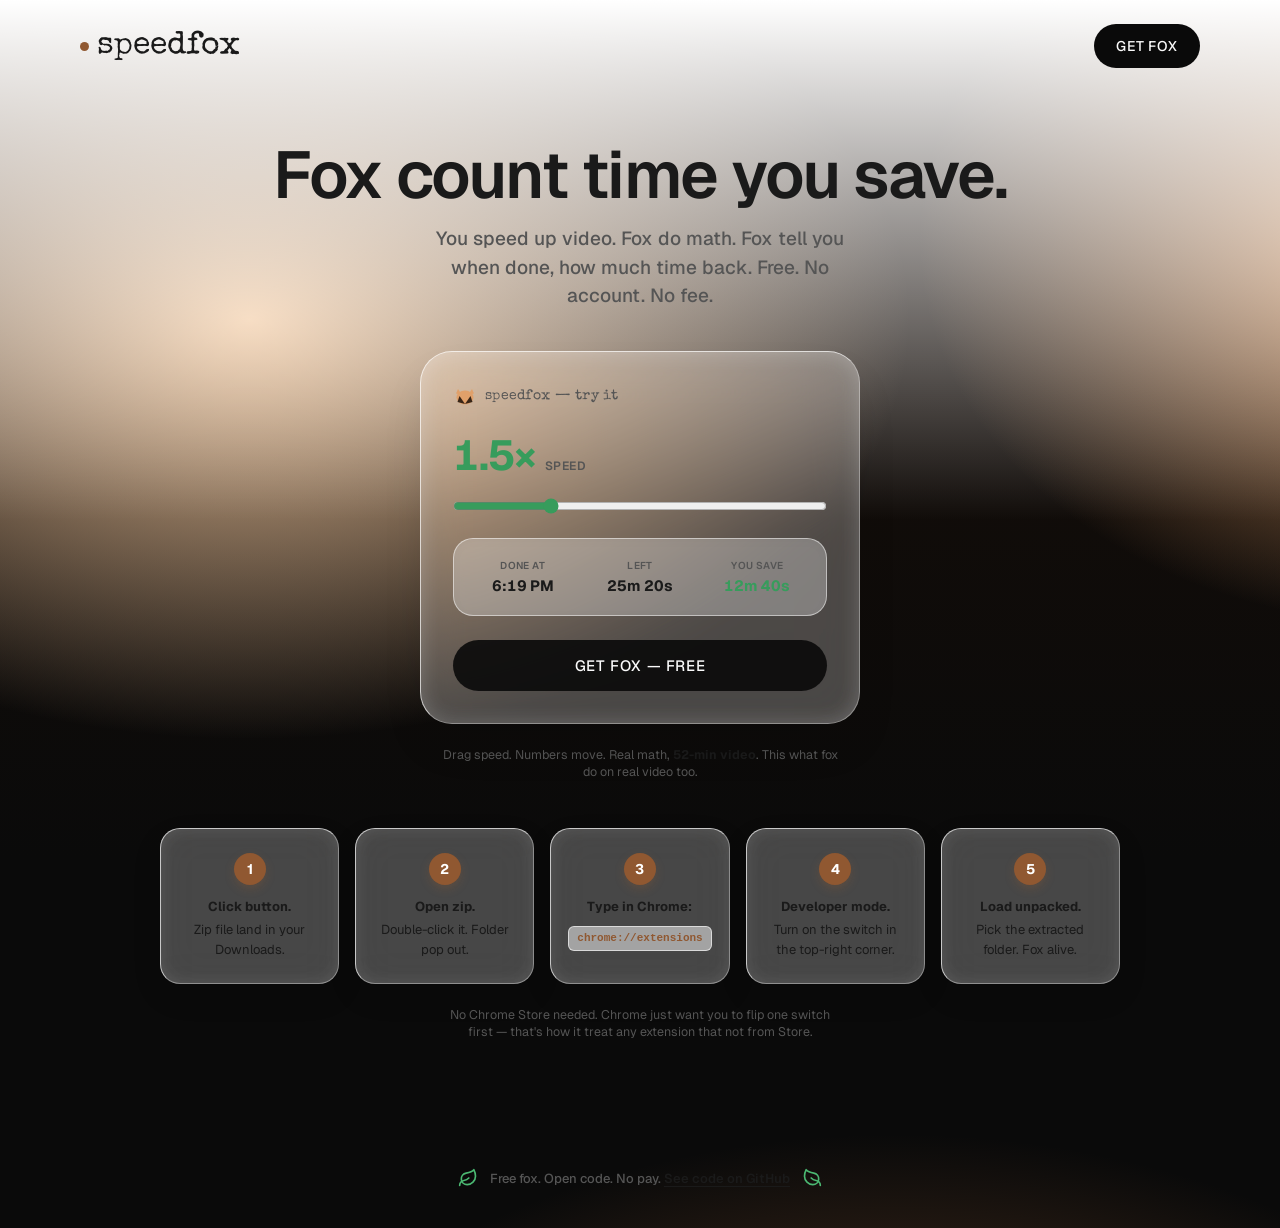
<file: docs/index.html>
<!DOCTYPE html>
<html lang="en">
<head>
<meta charset="UTF-8" />
<meta name="viewport" content="width=device-width, initial-scale=1.0" />
<title>speedfox — fox count time you save</title>
<meta name="description" content="Free Chrome extension. Fox watch your video speed. Fox tell you time you save." />
<link rel="preconnect" href="https://fonts.googleapis.com">
<link rel="preconnect" href="https://fonts.gstatic.com" crossorigin>
<link href="https://fonts.googleapis.com/css2?family=Special+Elite&family=Geist:wght@400;500;600;700&display=swap" rel="stylesheet">
<style>
  :root{
    --dark:#0a0a0a;
    --text:#1a1a1a;
    --muted:#555555; /* Darkened slightly for better contrast on glass */
    --prompt:#905831;
    --fox-orange: #d17b36;
    --fox-green: #379c5c;
  }
  *{box-sizing:border-box; margin:0; padding:0;}
  body{font-family:'Geist', sans-serif; overflow-x:hidden; background:#fff; color:var(--text);}
  a{color:inherit;}

  section.hero{position:relative; min-height:100svh; width:100%; overflow:hidden;}

  /* background: warm drifting gradient stands in for video */
  .bg{
    position:absolute; inset:0; z-index:0;
    background:
      radial-gradient(1100px 700px at 15% 20%, #f2c9a0 0%, transparent 60%),
      radial-gradient(900px 700px at 85% 15%, #e0a06a 0%, transparent 55%),
      radial-gradient(1200px 900px at 50% 100%, #905831 0%, transparent 65%),
      linear-gradient(180deg, #1a0f08, #0a0a0a 70%);
    background-size:130% 130%, 130% 130%, 140% 140%, 100% 100%;
    animation: drift 22s ease-in-out infinite alternate;
  }
  @keyframes drift{
    from{ background-position: 0% 0%, 100% 0%, 50% 100%, 0 0; }
    to{ background-position: 10% 10%, 90% 15%, 45% 90%, 0 0; }
  }
  @media (prefers-reduced-motion: reduce){ .bg{ animation:none; } }

  .top-fade{
    position:absolute; inset-inline:0; top:0; height:520px; pointer-events:none; z-index:1;
    background:linear-gradient(180deg, rgba(255,255,255,1) 0%, rgba(255,255,255,0) 100%);
  }

  .content{position:relative; z-index:2; max-width:1360px; margin:0 auto;}

  nav{display:flex; align-items:center; justify-content:space-between; padding:24px 80px 16px;}
  .brand{font-family:'Special Elite', serif; font-size:32px; color:var(--text); user-select:none; display:flex; align-items:center; gap:8px;}
  .brand .fox-dot{width:9px; height:9px; border-radius:50%; background:var(--prompt);}
  .btn-get{
    background:var(--dark); color:#fafafa; border:none; cursor:pointer; text-decoration:none;
    font-family:'Geist', sans-serif; font-size:14px; font-weight:500; text-transform:uppercase; letter-spacing:0.04em;
    padding:13px 22px; border-radius:100px; transition:all .15s;
  }
  .btn-get:hover{background:#333;}
  .btn-get:active{transform:scale(0.96);}

  .hero-body{display:flex; flex-direction:column; align-items:center; padding:56px 24px 96px; text-align:center;}
  h1{
    font-family:'Geist', sans-serif; font-weight:600; letter-spacing:-0.03em; line-height:1.05;
    font-size:clamp(38px,6.5vw,66px); max-width:760px; margin-bottom:16px; color:var(--text);
  }
  .lead{font-size:19px; font-weight:500; color:var(--muted); max-width:440px; margin-bottom:40px; line-height:1.5;}

  /* --- GLASSMORPHISM: Main Widget Card --- */
  .card{
    position:relative; width:440px; max-width:calc(100vw - 48px);
    background: rgba(255, 255, 255, 0.25);
    backdrop-filter: blur(24px) saturate(160%);
    -webkit-backdrop-filter: blur(24px) saturate(160%);
    border: 1px solid rgba(255, 255, 255, 0.4);
    border-top: 1px solid rgba(255, 255, 255, 0.7); /* Light catching top edge */
    border-left: 1px solid rgba(255, 255, 255, 0.7); /* Light catching left edge */
    border-radius:32px; 
    box-shadow: 0 24px 48px -12px rgba(0,0,0,0.15), inset 0 0 20px rgba(255, 255, 255, 0.2);
    padding:32px; text-align:left;
  }
  .card-head{display:flex; align-items:center; gap:8px; margin-bottom:20px;}
  .card-head .fox-icon{width:24px; height:24px;}
  .card-head .card-title{font-family:'Special Elite', serif; font-size:14px; color:var(--muted); letter-spacing:0.02em;}

  .speed-row{display:flex; align-items:baseline; gap:8px; margin-bottom:4px;}
  .speed-val{font-size:42px; font-weight:700; color:var(--fox-orange); letter-spacing:-0.02em; font-variant-numeric:tabular-nums; transition: color 0.3s;}
  .speed-label{font-size:12px; font-weight:600; color:var(--muted); text-transform:uppercase; letter-spacing:0.05em;}

  input[type="range"]{width:100%; accent-color:var(--fox-orange); margin:12px 0 24px; cursor:pointer; transition: accent-color 0.3s;}
  .card.saving input[type="range"]{accent-color:var(--fox-green);}
  .card.saving .speed-val{color:var(--fox-green);}

  /* Glassmorphism inner inset block */
  .stat-grid{
    display:grid; grid-template-columns:1fr 1fr 1fr; gap:12px; margin-bottom:24px;
    background: rgba(255, 255, 255, 0.3);
    border: 1px solid rgba(255, 255, 255, 0.5);
    box-shadow: inset 0 2px 8px rgba(0,0,0,0.04);
    border-radius:20px; padding:20px 16px;
  }
  .stat{display:flex; flex-direction:column; gap:4px; text-align:center;}
  .stat-label{font-size:10px; font-weight:600; text-transform:uppercase; letter-spacing:0.04em; color:var(--muted);}
  .stat-value{font-size:15px; font-weight:700; color:var(--text); font-variant-numeric:tabular-nums; transition: color 0.3s;}
  .stat-value.save{color:var(--fox-green);}

  .card .btn-get{
    width:100%; text-align:center; display:block; font-size:15px; padding:16px;
    background:rgba(10, 10, 10, 0.9);
  }

  .fine{font-size:12.5px; color:var(--muted); margin-top:22px; max-width:400px;}
  .fine b{color:var(--text);}

  /* --- GLASSMORPHISM: Grid Steps --- */
  .howto{
    display:grid; grid-template-columns:repeat(auto-fit, minmax(160px, 1fr)); gap:16px;
    width:100%; max-width:960px; margin-top:48px;
  }
  .how-step{
    background: rgba(255, 255, 255, 0.25); 
    backdrop-filter: blur(20px) saturate(160%); 
    -webkit-backdrop-filter: blur(20px) saturate(160%);
    border: 1px solid rgba(255, 255, 255, 0.4); 
    border-top: 1px solid rgba(255, 255, 255, 0.7);
    border-left: 1px solid rgba(255, 255, 255, 0.7);
    border-radius:20px;
    padding:24px 20px; display:flex; flex-direction:column; align-items:center; text-align:center; gap:12px;
    box-shadow: 0 12px 32px rgba(0,0,0,0.08), inset 0 0 16px rgba(255, 255, 255, 0.1);
    transition:transform 0.3s cubic-bezier(0.34, 1.56, 0.64, 1), box-shadow 0.3s ease, border-color 0.3s ease, background 0.3s ease;
  }
  .how-step:hover{
    transform:translateY(-6px); 
    box-shadow: 0 16px 40px rgba(0,0,0,0.12), inset 0 0 20px rgba(255, 255, 255, 0.3); 
    background: rgba(255, 255, 255, 0.35);
    border-color:rgba(255,255,255,0.9);
  }
  .how-num{
    flex-shrink:0; width:32px; height:32px; border-radius:50%;
    background:var(--prompt); color:#fff; font-size:14px; font-weight:700;
    display:flex; align-items:center; justify-content:center;
    box-shadow: 0 4px 10px rgba(144, 88, 49, 0.3);
  }
  .how-step div{font-size:13px; color:var(--text); line-height:1.5;}
  .how-step b{color:var(--text); font-weight:700; display:block; margin-bottom:4px;}
  .how-code{
    display:inline-block; margin-top:6px; font-family:monospace; font-size:11px;
    background: rgba(255, 255, 255, 0.5); /* subtle glass for the code block */
    border: 1px solid rgba(255, 255, 255, 0.6);
    color:var(--prompt); padding:3px 8px; border-radius:6px; font-weight: 600;
  }

  /* Footer */
  footer{
    position:relative; z-index:2; padding:32px 24px 40px; 
    display:flex; justify-content:center; align-items:center; gap:12px; text-align:center;
  }
  footer p{font-size:13px; font-weight:500; color:var(--muted); margin:0;}
  footer a{text-decoration:underline; text-underline-offset:3px; color:var(--text); font-weight:600;}
  footer a:hover{color:var(--prompt);}
  
  .leaf-icon {
    width:20px; height:20px;
  }

  @media (max-width:760px){
    nav{padding:20px 20px 12px;}
    .brand{font-size:26px;}
    .hero-body{padding:36px 16px 64px;}
    .stat-grid{padding:16px 10px; gap:8px;}
  }
  :focus-visible{outline:2px solid var(--prompt); outline-offset:2px;}
</style>
</head>
<body>

<section class="hero">
  <div class="bg"></div>
  <div class="top-fade"></div>

  <div class="content">
    <nav>
      <div class="brand"><span class="fox-dot"></span>speedfox</div>
      <a class="btn-get" id="navGet" href="#">Get Fox</a>
    </nav>

    <div class="hero-body">
      <h1>Fox count time you save.</h1>
      <p class="lead">You speed up video. Fox do math. Fox tell you when done, how much time back. Free. No account. No fee.</p>

      <div class="card" id="card">
        <div class="card-head">
          <svg class="fox-icon" viewBox="0 0 48 48" fill="none">
            <path d="M10 10 L18 22 L6 19 Z" fill="#e0a06a"/>
            <path d="M38 10 L30 22 L42 19 Z" fill="#e0a06a"/>
            <ellipse cx="24" cy="27" rx="17" ry="14" fill="#e0a06a"/>
            <path d="M13 24 L24 40 L9 36 Z" fill="#1a0f08" opacity="0.85"/>
            <path d="M35 24 L24 40 L39 36 Z" fill="#1a0f08" opacity="0.85"/>
          </svg>
          <span class="card-title">speedfox — try it</span>
        </div>

        <div class="speed-row">
          <span class="speed-val" id="speedVal">1.5×</span>
          <span class="speed-label">speed</span>
        </div>
        <input type="range" id="speedSlider" min="1" max="3" step="0.25" value="1.5" aria-label="Speed" />

        <div class="stat-grid">
          <div class="stat">
            <span class="stat-label">Done at</span>
            <span class="stat-value" id="finishVal">—</span>
          </div>
          <div class="stat">
            <span class="stat-label">Left</span>
            <span class="stat-value" id="leftVal">—</span>
          </div>
          <div class="stat">
            <span class="stat-label">You save</span>
            <span class="stat-value save" id="savedVal">—</span>
          </div>
        </div>

        <a class="btn-get" id="cardGet" href="#">Get Fox — Free</a>
      </div>

      <p class="fine">Drag speed. Numbers move. Real math, <b>52-min video</b>. This what fox do on real video too.</p>

      <div class="howto">
        <div class="how-step">
          <span class="how-num">1</span>
          <div><b>Click button.</b>Zip file land in your Downloads.</div>
        </div>
        <div class="how-step">
          <span class="how-num">2</span>
          <div><b>Open zip.</b>Double-click it. Folder pop out.</div>
        </div>
        <div class="how-step">
          <span class="how-num">3</span>
          <div><b>Type in Chrome:</b><span class="how-code">chrome://extensions</span></div>
        </div>
        <div class="how-step">
          <span class="how-num">4</span>
          <div><b>Developer mode.</b>Turn on the switch in the top-right corner.</div>
        </div>
        <div class="how-step">
          <span class="how-num">5</span>
          <div><b>Load unpacked.</b>Pick the extracted folder. Fox alive.</div>
        </div>
      </div>
      <p class="fine">No Chrome Store needed. Chrome just want you to flip one switch first — that's how it treat any extension that not from Store.</p>
    </div>
  </div>

  <footer>
    <svg class="leaf-icon" viewBox="0 0 24 24" fill="none" stroke="#4bb872" stroke-width="2" stroke-linecap="round" stroke-linejoin="round">
      <path d="M11 20A7 7 0 0 1 9.8 6.1C15.5 5 17 4.48 19 2c1 2 2 4.18 2 8 0 5.5-4.78 10-10 10Z"></path>
      <path d="M2 21c0-3 1.85-5.36 5.08-6C9.5 14.52 12 13 13 12"></path>
    </svg>
    <p>Free fox. Open code. No pay. <a href="https://github.com/ayesha-arbi/Speedfox" id="footerGithub" target="_blank">See code on GitHub</a></p>
    <svg class="leaf-icon" viewBox="0 0 24 24" fill="none" stroke="#4bb872" stroke-width="2" stroke-linecap="round" stroke-linejoin="round" style="transform: scaleX(-1);">
      <path d="M11 20A7 7 0 0 1 9.8 6.1C15.5 5 17 4.48 19 2c1 2 2 4.18 2 8 0 5.5-4.78 10-10 10Z"></path>
      <path d="M2 21c0-3 1.85-5.36 5.08-6C9.5 14.52 12 13 13 12"></path>
    </svg>
  </footer>
</section>

<script>
  // GitHub URL linked directly to your repository
  const REPO_URL = "https://github.com/ayesha-arbi/Speedfox";
  const ZIP_URL = "https://github.com/ayesha-arbi/Speedfox/archive/refs/heads/main.zip";

  document.getElementById('navGet').href = ZIP_URL;
  document.getElementById('cardGet').href = ZIP_URL;
  document.getElementById('footerGithub').href = REPO_URL;

  const LECTURE_DURATION = 52 * 60;
  const ELAPSED = 14 * 60;

  function fmtClock(date){ return date.toLocaleTimeString([], { hour:'numeric', minute:'2-digit' }); }
  function fmtDuration(totalSeconds){
    totalSeconds = Math.max(0, Math.round(totalSeconds));
    const h = Math.floor(totalSeconds/3600), m = Math.floor((totalSeconds%3600)/60), s = totalSeconds%60;
    if (h>0) return `${h}h ${m}m`;
    if (m>0) return `${m}m ${s}s`;
    return `${s}s`;
  }

  const slider = document.getElementById('speedSlider');
  const card = document.getElementById('card');
  const speedVal = document.getElementById('speedVal');
  const finishVal = document.getElementById('finishVal');
  const leftVal = document.getElementById('leftVal');
  const savedVal = document.getElementById('savedVal');

  function render(){
    const speed = parseFloat(slider.value);
    const remainingContent = LECTURE_DURATION - ELAPSED;
    const actualRemaining = remainingContent / speed;
    const remainingSaved = remainingContent * (1 - 1/speed);

    speedVal.textContent = `${speed.toFixed(2).replace(/0$/, '').replace(/\.$/, '.0')}×`;
    finishVal.textContent = fmtClock(new Date(Date.now() + actualRemaining*1000));
    leftVal.textContent = fmtDuration(actualRemaining);

    if (speed === 1){
      savedVal.textContent = "none yet";
      card.classList.remove('saving');
    } else {
      savedVal.textContent = fmtDuration(remainingSaved);
      card.classList.add('saving');
    }
  }
  slider.addEventListener('input', render);
  render();
</script>

</body>
</html>
</file>
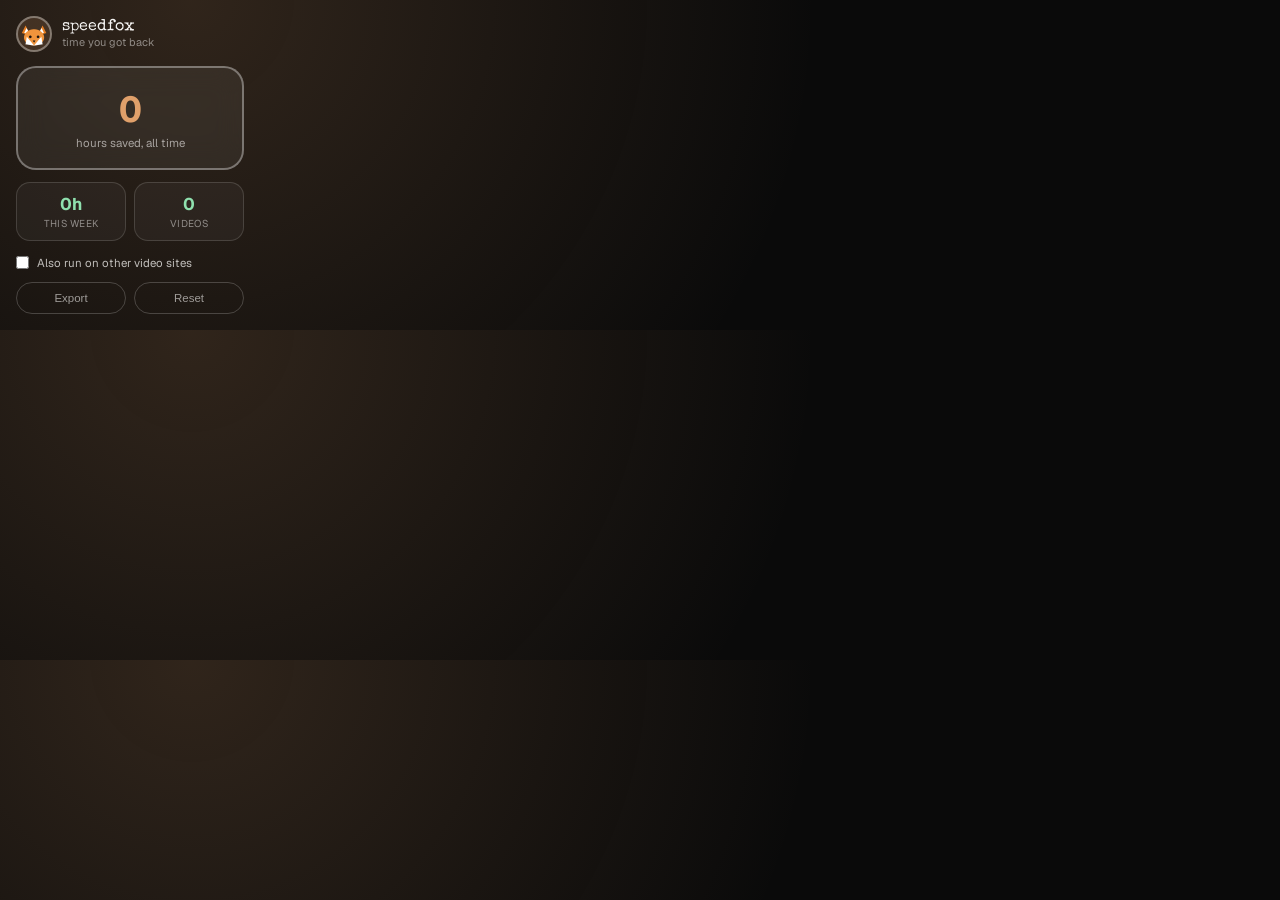
<file: popup.html>
<!DOCTYPE html>
<html>
<head>
  <meta charset="utf-8" />
  <link rel="stylesheet" href="popup.css" />
</head>
<body>
  <div class="pop-header">
    <img class="pop-mascot" src="assets/fox.png" alt="" />
    <div>
      <div class="pop-title">speedfox</div>
      <div class="pop-subtitle">time you got back</div>
    </div>
  </div>

  <div class="pop-hero">
    <div class="pop-hero-value" id="totalHours">0</div>
    <div class="pop-hero-label">hours saved, all time</div>
  </div>

  <div class="pop-grid">
    <div class="pop-card">
      <div class="pop-card-value" id="weekHours">0h</div>
      <div class="pop-card-label">this week</div>
    </div>
    <div class="pop-card">
      <div class="pop-card-value" id="videoCount">0</div>
      <div class="pop-card-label">videos</div>
    </div>
  </div>

  <div class="pop-video" id="videoPanel" hidden>
    <div class="pop-video-head">
      <span class="pop-section-label">this video</span>
      <span class="pop-video-speed" id="videoSpeed">1×</span>
    </div>
    <div class="pop-row">
      <span class="pop-row-label">Finishes at</span>
      <span class="pop-row-value" id="videoFinish">—</span>
    </div>
    <div class="pop-row">
      <span class="pop-row-label">Time left</span>
      <span class="pop-row-value"><span id="videoLeft">—</span> <span class="pop-was" id="videoWas"></span></span>
    </div>
    <div class="pop-row">
      <span class="pop-row-label">Saving</span>
      <span class="pop-row-value pop-saving" id="videoSaving">—</span>
    </div>
    <div class="pop-estimate" id="videoEstimate"></div>
    <div class="pop-suggestion" id="videoSuggestion" hidden>
      <span id="videoSuggestionText"></span>
      <button id="videoSuggestionApply">Apply</button>
    </div>
  </div>
  <div class="pop-video-empty" id="videoEmpty" hidden>No video in this tab</div>

  <label class="pop-toggle">
    <input type="checkbox" id="otherSitesToggle" />
    <span>Also run on other video sites</span>
  </label>

  <div class="pop-actions">
    <button id="exportBtn" class="pop-btn">Export</button>
    <button id="resetBtn" class="pop-btn">Reset</button>
  </div>

  <script src="lib/widget-core.js"></script>
  <script src="popup.js"></script>
</body>
</html>
</file>
<file: popup.css>
@font-face {
  font-family: 'Geist';
  src: url('fonts/geist-latin.woff2') format('woff2');
  font-weight: 400 700;
  font-display: swap;
}

@font-face {
  font-family: 'Special Elite';
  src: url('fonts/special-elite-latin.woff2') format('woff2');
  font-weight: 400;
  font-display: swap;
}

* { box-sizing: border-box; }

[hidden] { display: none !important; }

body {
  margin: 0;
  width: 260px;
  font-family: 'Geist', Arial, sans-serif;
  background: #0a0a0a;
  background-image: radial-gradient(circle at 15% 0%, rgba(224,160,106,0.18), transparent 55%);
  color: #f5f4f2;
  padding: 16px;
}

.pop-header {
  display: flex;
  align-items: center;
  gap: 10px;
  margin-bottom: 14px;
}

.pop-mascot {
  width: 36px;
  height: 36px;
  border-radius: 50%;
  object-fit: cover;
  background: rgba(224, 160, 106, 0.15);
  border: 2px solid rgba(255,255,255,0.35);
}

.pop-title {
  font-family: 'Special Elite', serif;
  font-size: 16px;
}

.pop-subtitle {
  font-size: 11px;
  color: rgba(245, 244, 242, 0.5);
}

.pop-hero {
  text-align: center;
  background: rgba(255, 255, 255, 0.06);
  border: 2px solid rgba(255, 255, 255, 0.35);
  backdrop-filter: blur(14px);
  border-radius: 20px;
  padding: 18px 10px;
  margin-bottom: 12px;
}

.pop-hero-value {
  font-size: 36px;
  font-weight: 700;
  color: #e0a06a;
  font-variant-numeric: tabular-nums;
  letter-spacing: -1px;
}

.pop-hero-label {
  font-size: 11.5px;
  color: rgba(245, 244, 242, 0.6);
  margin-top: 2px;
}

.pop-grid {
  display: grid;
  grid-template-columns: 1fr 1fr;
  gap: 8px;
  margin-bottom: 14px;
}

.pop-card {
  background: rgba(255, 255, 255, 0.04);
  border: 1px solid rgba(255, 255, 255, 0.14);
  border-radius: 14px;
  padding: 10px;
  text-align: center;
}

.pop-card-value {
  font-size: 17px;
  font-weight: 700;
  color: #8fe0ae;
}

.pop-card-label {
  font-size: 10px;
  color: rgba(245, 244, 242, 0.5);
  text-transform: uppercase;
  letter-spacing: 0.3px;
  margin-top: 2px;
}

.pop-video {
  background: rgba(255, 255, 255, 0.04);
  border: 1px solid rgba(255, 255, 255, 0.14);
  border-radius: 14px;
  padding: 10px 12px;
  margin-bottom: 12px;
  display: flex;
  flex-direction: column;
  gap: 6px;
}

.pop-video-head {
  display: flex;
  align-items: baseline;
  justify-content: space-between;
}

.pop-section-label {
  font-size: 10px;
  color: rgba(245, 244, 242, 0.5);
  text-transform: uppercase;
  letter-spacing: 0.3px;
}

.pop-video-speed {
  font-size: 20px;
  font-weight: 700;
  color: #e0a06a;
  font-variant-numeric: tabular-nums;
}

.pop-row {
  display: flex;
  justify-content: space-between;
  gap: 8px;
  font-size: 11.5px;
}

.pop-row-label {
  color: rgba(245, 244, 242, 0.55);
}

.pop-row-value {
  font-weight: 500;
  font-variant-numeric: tabular-nums;
  text-align: right;
}

.pop-saving {
  color: #8fe0ae;
  font-weight: 600;
}

.pop-was,
.pop-estimate {
  color: rgba(245, 244, 242, 0.5);
  font-size: 10.5px;
  font-weight: 400;
}

.pop-estimate:empty {
  display: none;
}

.pop-suggestion {
  display: flex;
  align-items: center;
  justify-content: space-between;
  gap: 6px;
  padding: 7px 9px;
  border-radius: 12px;
  background: rgba(224, 160, 106, 0.16);
  border: 1px solid rgba(224, 160, 106, 0.35);
  font-size: 10.5px;
  line-height: 1.3;
  color: #f0c69a;
}

.pop-suggestion button {
  flex-shrink: 0;
  border: none;
  background: #0a0a0a;
  color: #fafafa;
  font-size: 10.5px;
  font-weight: 600;
  padding: 5px 10px;
  border-radius: 100px;
  cursor: pointer;
}

.pop-suggestion button:hover {
  background: #333;
}

.pop-video-empty {
  font-size: 11px;
  color: rgba(245, 244, 242, 0.45);
  text-align: center;
  margin-bottom: 12px;
}

.pop-toggle {
  display: flex;
  align-items: center;
  gap: 8px;
  margin-bottom: 12px;
  font-size: 11.5px;
  color: rgba(245, 244, 242, 0.75);
  cursor: pointer;
}

.pop-toggle input {
  accent-color: #e0a06a;
  margin: 0;
}

.pop-actions {
  display: grid;
  grid-template-columns: 1fr 1fr;
  gap: 8px;
}

.pop-btn {
  width: 100%;
  padding: 9px;
  border-radius: 100px;
  border: 1px solid rgba(255, 255, 255, 0.2);
  background: transparent;
  color: rgba(245, 244, 242, 0.6);
  font-size: 11.5px;
  cursor: pointer;
}

.pop-btn:hover {
  background: rgba(255, 255, 255, 0.08);
  color: #fff;
}
</file>
